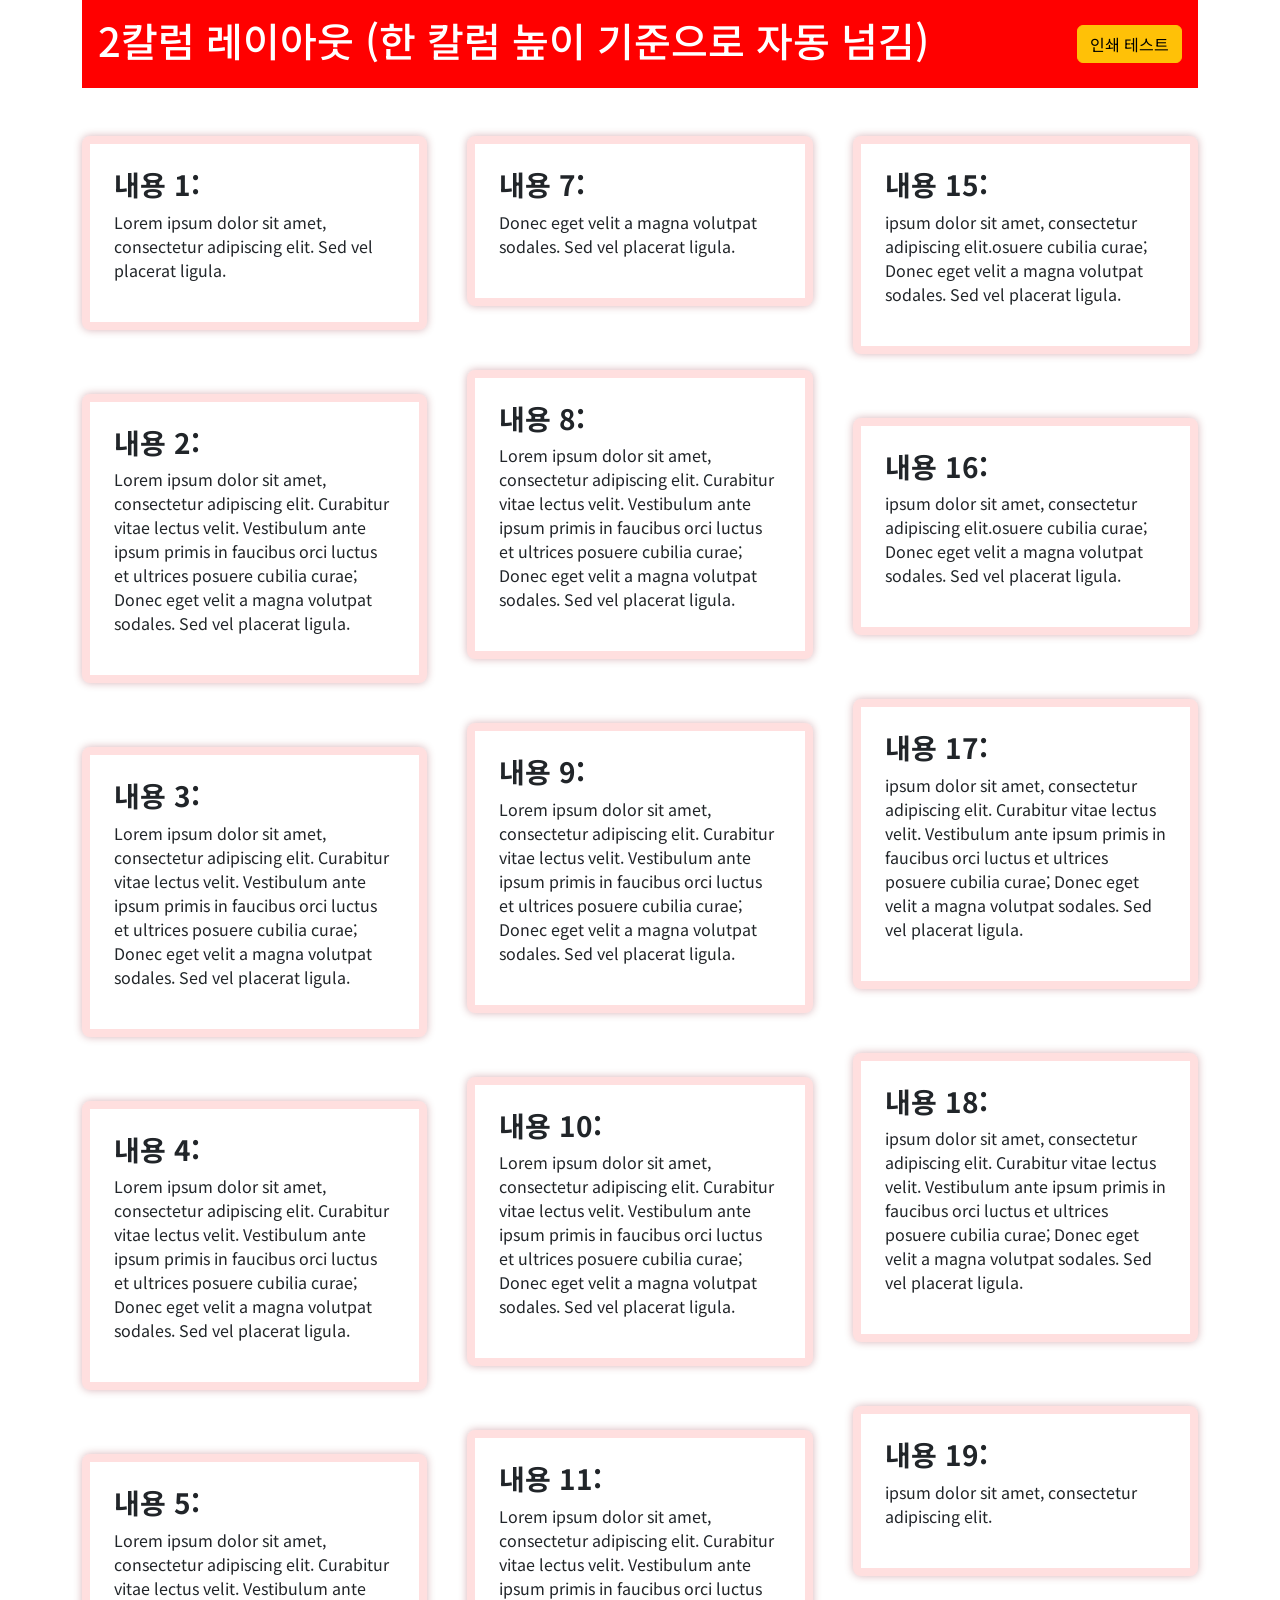
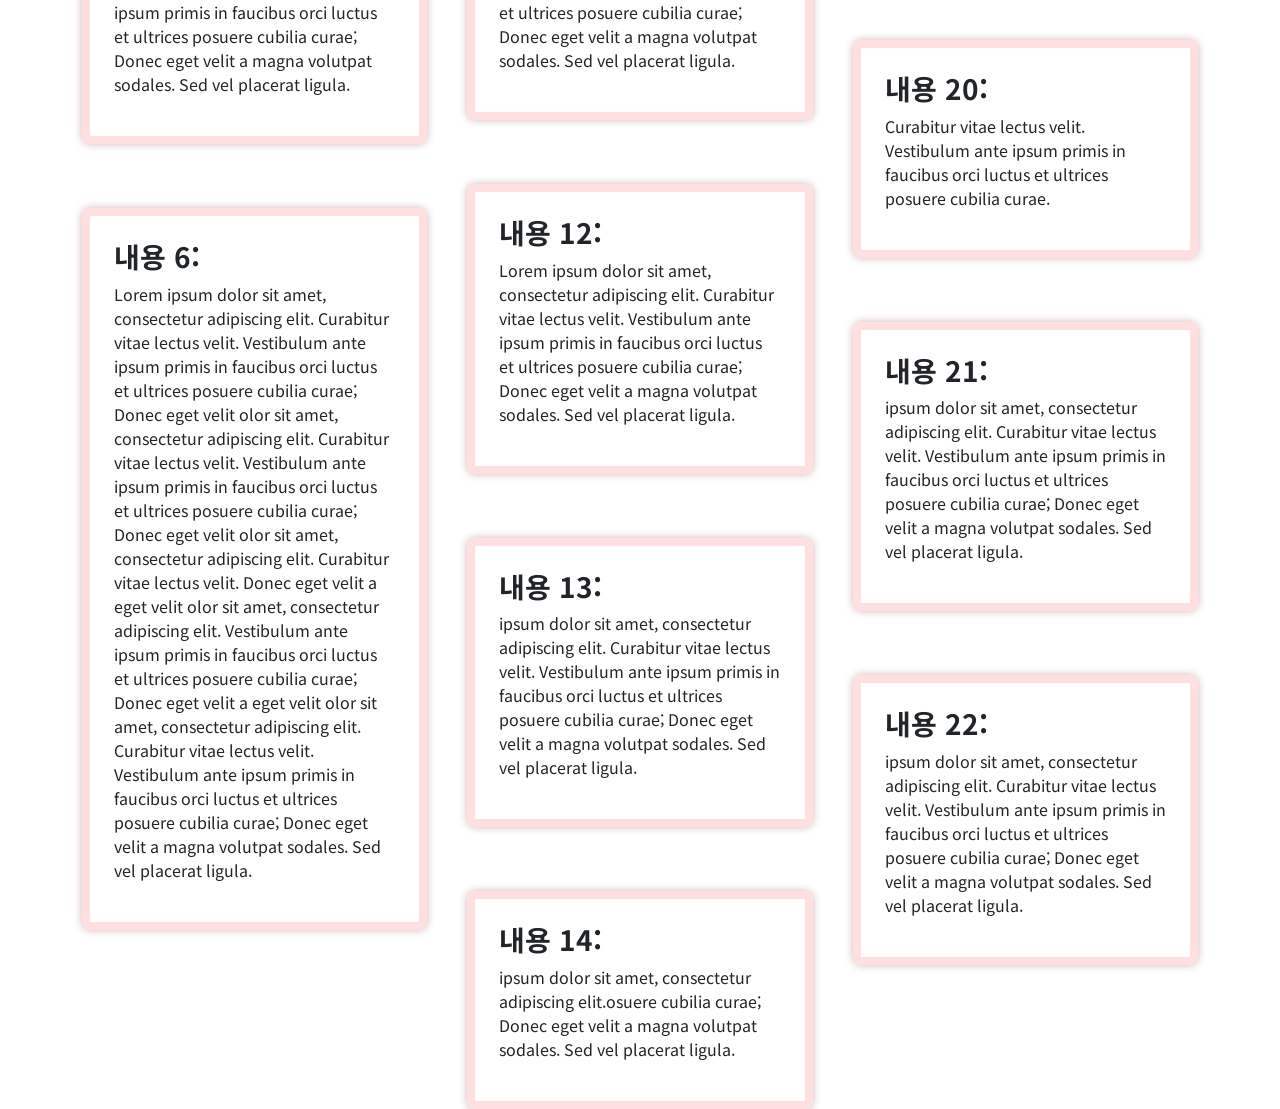
<file: auto-column-fill-layout/index.html>
<!DOCTYPE html>
<html lang="ko">

<head>
	<meta charset="UTF-8">
	<meta name="viewport" content="width=device-width, initial-scale=1.0">
	<title>2칼럼 레이아웃</title>
	<link rel="stylesheet" href="https://cdn.jsdelivr.net/npm/bootstrap@5.3.3/dist/css/bootstrap.min.css">
	<link href="https://fonts.googleapis.com/css2?family=Noto+Sans+KR:wght@100;300;400;500;700&display=swap" rel="stylesheet">
	<link rel="stylesheet" href="auto-column.css">
</head>

<body>
	<div class="container">
		<div class="title-box">
			<h1>2칼럼 레이아웃 (한 칼럼 높이 기준으로 자동 넘김)</h1>
			<button class="btn btn-warning" onclick="window.print();">
				<i class="fas fa-print"></i> 인쇄 테스트
			</button>
		</div>
		
		<div class="list">
			<div class="item">
				<h3>내용 1: </h3>
				<p>Lorem ipsum dolor sit amet, consectetur adipiscing elit. Sed vel placerat ligula.</p>
			</div>
			<div class="item">
				<h3>내용 2: </h3>
				<p>Lorem ipsum dolor sit amet, consectetur adipiscing elit. Curabitur vitae lectus velit. Vestibulum ante
				ipsum primis in faucibus orci luctus et ultrices posuere cubilia curae; Donec eget velit a magna volutpat
				sodales. Sed vel placerat ligula.</p>
			</div>
			<div class="item">
				<h3>내용 3: </h3>
				<p>Lorem ipsum dolor sit amet, consectetur adipiscing elit. Curabitur vitae lectus velit. Vestibulum ante
				ipsum primis in faucibus orci luctus et ultrices posuere cubilia curae; Donec eget velit a magna volutpat
				sodales. Sed vel placerat ligula.</p>
			</div>
			<div class="item">
				<h3>내용 4: </h3>
				<p>Lorem ipsum dolor sit amet, consectetur adipiscing elit. Curabitur vitae lectus velit. Vestibulum ante
				ipsum primis in faucibus orci luctus et ultrices posuere cubilia curae; Donec eget velit a magna volutpat
				sodales. Sed vel placerat ligula.</p>
			</div>
			<div class="item">
				<h3>내용 5: </h3>
				<p>Lorem ipsum dolor sit amet, consectetur adipiscing elit. Curabitur vitae lectus velit. Vestibulum ante
				ipsum primis in faucibus orci luctus et ultrices posuere cubilia curae; Donec eget velit a magna volutpat
				sodales. Sed vel placerat ligula.</p>
			</div>
			<div class="item">
				<h3>내용 6: </h3>
				<p>Lorem ipsum dolor sit amet, consectetur adipiscing elit. Curabitur vitae lectus velit. Vestibulum ante
				ipsum primis in faucibus orci luctus et ultrices posuere cubilia curae; Donec eget velit olor sit amet,
				consectetur adipiscing elit. Curabitur vitae lectus velit. Vestibulum ante ipsum primis in faucibus orci
				luctus et ultrices posuere cubilia curae; Donec eget velit olor sit amet, consectetur adipiscing elit.
				Curabitur vitae lectus velit. Donec eget velit a eget velit olor sit amet, consectetur adipiscing elit. Vestibulum
				ante ipsum primis in faucibus orci luctus et ultrices posuere cubilia curae; Donec eget velit a eget velit
				olor sit amet, consectetur adipiscing elit. Curabitur vitae lectus velit. Vestibulum ante ipsum primis in
				faucibus orci luctus et ultrices posuere cubilia curae; Donec eget velit a magna volutpat sodales. Sed vel
				placerat ligula.</p>
			</div>
			<div class="item">
				<h3>내용 7: </h3>
				<p>Donec eget velit a magna volutpat
				sodales. Sed vel placerat ligula.</p>
			</div>
			<div class="item">
				<h3>내용 8: </h3>
				<p>Lorem ipsum dolor sit amet, consectetur adipiscing elit. Curabitur vitae lectus velit. Vestibulum ante
				ipsum primis in faucibus orci luctus et ultrices posuere cubilia curae; Donec eget velit a magna volutpat
				sodales. Sed vel placerat ligula.</p>
			</div>
			<div class="item">
				<h3>내용 9: </h3>
				<p>Lorem ipsum dolor sit amet, consectetur adipiscing elit. Curabitur vitae lectus velit. Vestibulum ante
				ipsum primis in faucibus orci luctus et ultrices posuere cubilia curae; Donec eget velit a magna volutpat
				sodales. Sed vel placerat ligula.</p>
			</div>
			<div class="item">
				<h3>내용 10:</h3>
				<p> Lorem ipsum dolor sit amet, consectetur adipiscing elit. Curabitur vitae lectus velit. Vestibulum ante
				ipsum primis in faucibus orci luctus et ultrices posuere cubilia curae; Donec eget velit a magna volutpat
				sodales. Sed vel placerat ligula.</p>
			</div>
			<div class="item">
				<h3>내용 11:</h3>
				<p> Lorem ipsum dolor sit amet, consectetur adipiscing elit. Curabitur vitae lectus velit. Vestibulum ante
				ipsum primis in faucibus orci luctus et ultrices posuere cubilia curae; Donec eget velit a magna volutpat
				sodales. Sed vel placerat ligula.</p>
			</div>
			<div class="item">
				<h3>내용 12:</h3>
				<p> Lorem ipsum dolor sit amet, consectetur adipiscing elit. Curabitur vitae lectus velit. Vestibulum ante
				ipsum primis in faucibus orci luctus et ultrices posuere cubilia curae; Donec eget velit a magna volutpat
				sodales. Sed vel placerat ligula.</p>
			</div>
			<div class="item">
				<h3>내용 13: </h3>
				<p> ipsum dolor sit amet, consectetur adipiscing elit. Curabitur vitae lectus velit. Vestibulum ante
				ipsum primis in faucibus orci luctus et ultrices posuere cubilia curae; Donec eget velit a magna volutpat
				sodales. Sed vel placerat ligula.</p>
			</div>
			<div class="item">
				<h3>내용 14: </h3>
				<p> ipsum dolor sit amet, consectetur adipiscing elit.osuere cubilia curae; Donec eget velit a magna
				volutpat sodales. Sed vel placerat ligula.</p>
			</div>
			<div class="item">
				<h3>내용 15: </h3>
				<p> ipsum dolor sit amet, consectetur adipiscing elit.osuere cubilia curae; Donec eget velit a magna
				volutpat sodales. Sed vel placerat ligula.</p>
			</div>
			<div class="item">
				<h3>내용 16: </h3>
				<p> ipsum dolor sit amet, consectetur adipiscing elit.osuere cubilia curae; Donec eget velit a magna
				volutpat sodales. Sed vel placerat ligula.</p>
			</div>
			<div class="item">
				<h3>내용 17: </h3>
				<p> ipsum dolor sit amet, consectetur adipiscing elit. Curabitur vitae lectus velit. Vestibulum ante
				ipsum primis in faucibus orci luctus et ultrices posuere cubilia curae; Donec eget velit a magna volutpat
				sodales. Sed vel placerat ligula.</p>
			</div>
			<div class="item">
				<h3>내용 18: </h3>
				<p> ipsum dolor sit amet, consectetur adipiscing elit. Curabitur vitae lectus velit. Vestibulum ante
				ipsum primis in faucibus orci luctus et ultrices posuere cubilia curae; Donec eget velit a magna volutpat
				sodales. Sed vel placerat ligula.</p>
			</div>
			<div class="item">
				<h3>내용 19: </h3>
				<p> ipsum dolor sit amet, consectetur adipiscing elit.</p>
			</div>
			<div class="item">
				<h3>내용 20: </h3>
				<p>Curabitur vitae lectus velit. Vestibulum ante ipsum primis in faucibus orci luctus et ultrices posuere cubilia curae.</p>
			</div>
			<div class="item">
				<h3>내용 21: </h3>
				<p> ipsum dolor sit amet, consectetur adipiscing elit. Curabitur vitae lectus velit. Vestibulum ante
				ipsum primis in faucibus orci luctus et ultrices posuere cubilia curae; Donec eget velit a magna volutpat
				sodales. Sed vel placerat ligula.</p>
			</div>
			<div class="item">
				<h3>내용 22: </h3>
				<p> ipsum dolor sit amet, consectetur adipiscing elit. Curabitur vitae lectus velit. Vestibulum ante
				ipsum primis in faucibus orci luctus et ultrices posuere cubilia curae; Donec eget velit a magna volutpat
				sodales. Sed vel placerat ligula.</p>
			</div>
		</div>
	</div>
</body>

</html>
</file>
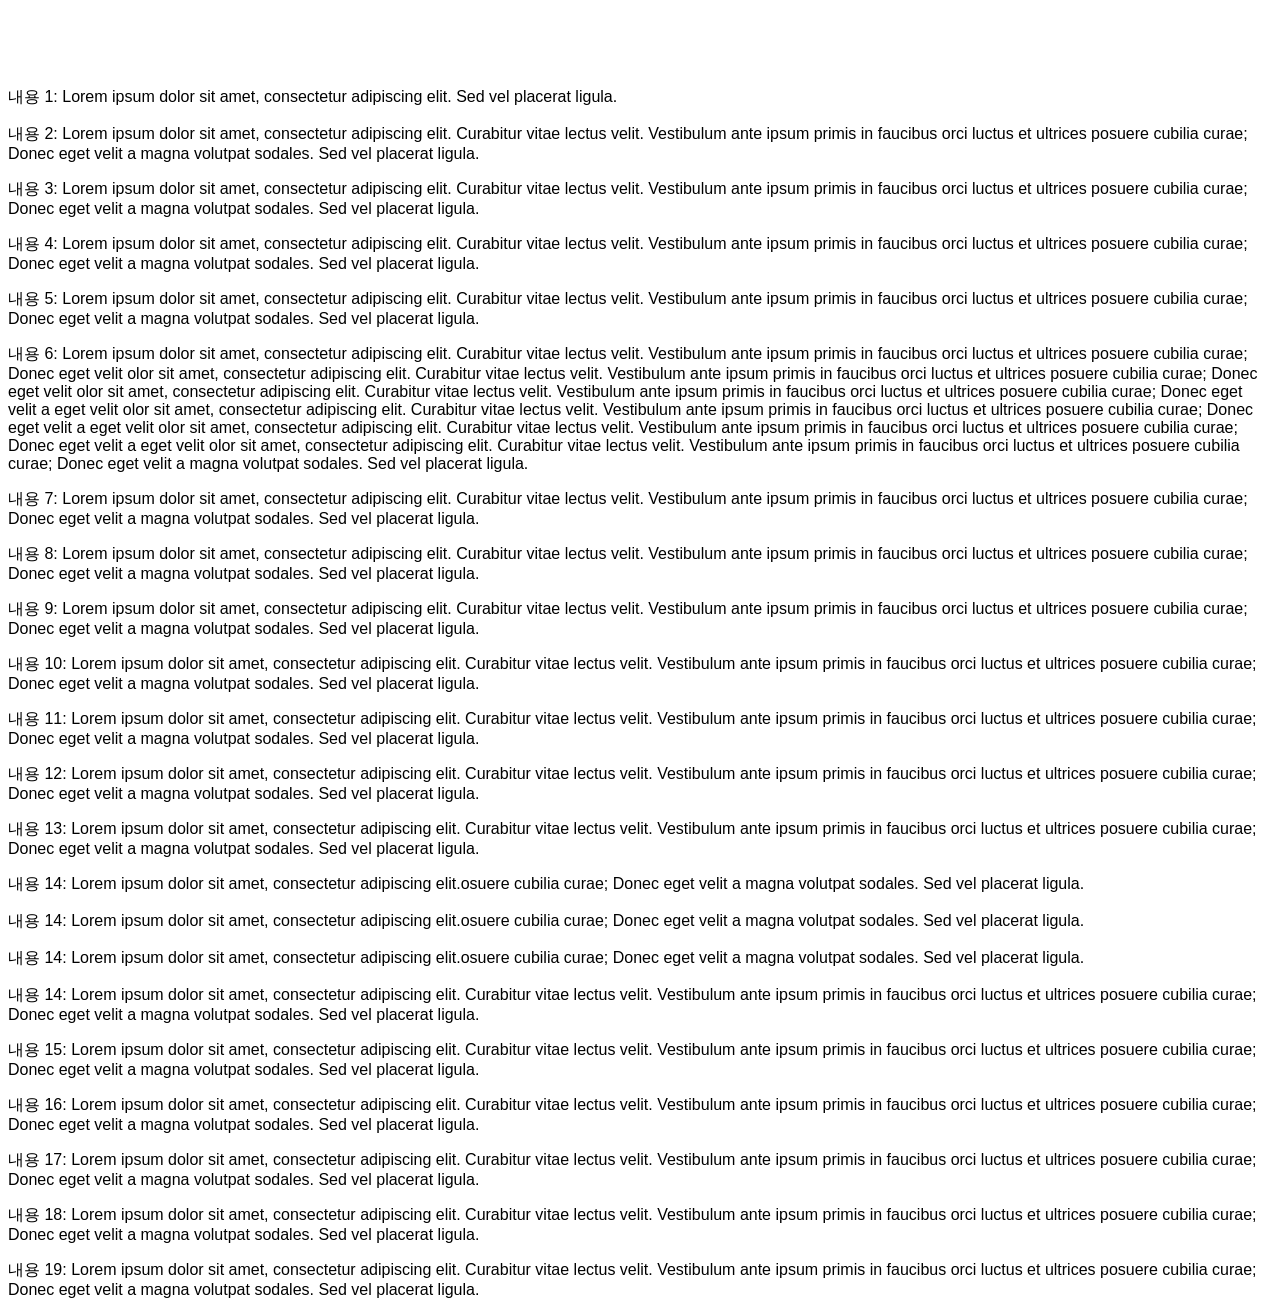
<file: auto-column-fill-layout/auto-column.html>
<!DOCTYPE html>
<html lang="ko">
<head>
	<meta charset="UTF-8">
	<meta name="viewport" content="width=device-width, initial-scale=1.0">
	<title>2칼럼 레이아웃</title>
	<link rel="stylesheet" href="auto-column.css">
</head>
<body>
	<h1>2칼럼 레이아웃 (한 칼럼 높이 기준으로 자동 넘김)</h1>
	<!-- JavaScript로 동적으로 p 태그가 생성됩니다 -->
	<div class="container">
		<p>내용 1: Lorem ipsum dolor sit amet, consectetur adipiscing elit. Sed vel placerat ligula.</p><p>내용 2: Lorem ipsum dolor sit amet, consectetur adipiscing elit. Curabitur vitae lectus velit. Vestibulum ante ipsum primis in faucibus orci luctus et ultrices posuere cubilia curae; Donec eget velit a magna volutpat sodales. Sed vel placerat ligula.</p><p>내용 3: Lorem ipsum dolor sit amet, consectetur adipiscing elit. Curabitur vitae lectus velit. Vestibulum ante ipsum primis in faucibus orci luctus et ultrices posuere cubilia curae; Donec eget velit a magna volutpat sodales. Sed vel placerat ligula.</p><p>내용 4: Lorem ipsum dolor sit amet, consectetur adipiscing elit. Curabitur vitae lectus velit. Vestibulum ante ipsum primis in faucibus orci luctus et ultrices posuere cubilia curae; Donec eget velit a magna volutpat sodales. Sed vel placerat ligula.</p><p>내용 5: Lorem ipsum dolor sit amet, consectetur adipiscing elit. Curabitur vitae lectus velit. Vestibulum ante ipsum primis in faucibus orci luctus et ultrices posuere cubilia curae; Donec eget velit a magna volutpat sodales. Sed vel placerat ligula.</p><p>내용 6: Lorem ipsum dolor sit amet, consectetur adipiscing elit. Curabitur vitae lectus velit. Vestibulum ante ipsum primis in faucibus orci luctus et ultrices posuere cubilia curae; Donec eget velit olor sit amet, consectetur adipiscing elit. Curabitur vitae lectus velit. Vestibulum ante ipsum primis in faucibus orci luctus et ultrices posuere cubilia curae; Donec eget velit olor sit amet, consectetur adipiscing elit. Curabitur vitae lectus velit. Vestibulum ante ipsum primis in faucibus orci luctus et ultrices posuere cubilia curae; Donec eget velit a  eget velit olor sit amet, consectetur adipiscing elit. Curabitur vitae lectus velit. Vestibulum ante ipsum primis in faucibus orci luctus et ultrices posuere cubilia curae; Donec eget velit a  eget velit olor sit amet, consectetur adipiscing elit. Curabitur vitae lectus velit. Vestibulum ante ipsum primis in faucibus orci luctus et ultrices posuere cubilia curae; Donec eget velit a  eget velit olor sit amet, consectetur adipiscing elit. Curabitur vitae lectus velit. Vestibulum ante ipsum primis in faucibus orci luctus et ultrices posuere cubilia curae; Donec eget velit a magna volutpat sodales. Sed vel placerat ligula.</p><p>내용 7: Lorem ipsum dolor sit amet, consectetur adipiscing elit. Curabitur vitae lectus velit. Vestibulum ante ipsum primis in faucibus orci luctus et ultrices posuere cubilia curae; Donec eget velit a magna volutpat sodales. Sed vel placerat ligula.</p><p>내용 8: Lorem ipsum dolor sit amet, consectetur adipiscing elit. Curabitur vitae lectus velit. Vestibulum ante ipsum primis in faucibus orci luctus et ultrices posuere cubilia curae; Donec eget velit a magna volutpat sodales. Sed vel placerat ligula.</p><p>내용 9: Lorem ipsum dolor sit amet, consectetur adipiscing elit. Curabitur vitae lectus velit. Vestibulum ante ipsum primis in faucibus orci luctus et ultrices posuere cubilia curae; Donec eget velit a magna volutpat sodales. Sed vel placerat ligula.</p><p>내용 10: Lorem ipsum dolor sit amet, consectetur adipiscing elit. Curabitur vitae lectus velit. Vestibulum ante ipsum primis in faucibus orci luctus et ultrices posuere cubilia curae; Donec eget velit a magna volutpat sodales. Sed vel placerat ligula.</p><p>내용 11: Lorem ipsum dolor sit amet, consectetur adipiscing elit. Curabitur vitae lectus velit. Vestibulum ante ipsum primis in faucibus orci luctus et ultrices posuere cubilia curae; Donec eget velit a magna volutpat sodales. Sed vel placerat ligula.</p><p>내용 12: Lorem ipsum dolor sit amet, consectetur adipiscing elit. Curabitur vitae lectus velit. Vestibulum ante ipsum primis in faucibus orci luctus et ultrices posuere cubilia curae; Donec eget velit a magna volutpat sodales. Sed vel placerat ligula.</p><p>내용 13: Lorem ipsum dolor sit amet, consectetur adipiscing elit. Curabitur vitae lectus velit. Vestibulum ante ipsum primis in faucibus orci luctus et ultrices posuere cubilia curae; Donec eget velit a magna volutpat sodales. Sed vel placerat ligula.</p><p>내용 14: Lorem ipsum dolor sit amet, consectetur adipiscing elit.osuere cubilia curae; Donec eget velit a magna volutpat sodales. Sed vel placerat ligula.</p><p>내용 14: Lorem ipsum dolor sit amet, consectetur adipiscing elit.osuere cubilia curae; Donec eget velit a magna volutpat sodales. Sed vel placerat ligula.</p><p>내용 14: Lorem ipsum dolor sit amet, consectetur adipiscing elit.osuere cubilia curae; Donec eget velit a magna volutpat sodales. Sed vel placerat ligula.</p><p>내용 14: Lorem ipsum dolor sit amet, consectetur adipiscing elit. Curabitur vitae lectus velit. Vestibulum ante ipsum primis in faucibus orci luctus et ultrices posuere cubilia curae; Donec eget velit a magna volutpat sodales. Sed vel placerat ligula.</p><p>내용 15: Lorem ipsum dolor sit amet, consectetur adipiscing elit. Curabitur vitae lectus velit. Vestibulum ante ipsum primis in faucibus orci luctus et ultrices posuere cubilia curae; Donec eget velit a magna volutpat sodales. Sed vel placerat ligula.</p><p>내용 16: Lorem ipsum dolor sit amet, consectetur adipiscing elit. Curabitur vitae lectus velit. Vestibulum ante ipsum primis in faucibus orci luctus et ultrices posuere cubilia curae; Donec eget velit a magna volutpat sodales. Sed vel placerat ligula.</p><p>내용 17: Lorem ipsum dolor sit amet, consectetur adipiscing elit. Curabitur vitae lectus velit. Vestibulum ante ipsum primis in faucibus orci luctus et ultrices posuere cubilia curae; Donec eget velit a magna volutpat sodales. Sed vel placerat ligula.</p><p>내용 18: Lorem ipsum dolor sit amet, consectetur adipiscing elit. Curabitur vitae lectus velit. Vestibulum ante ipsum primis in faucibus orci luctus et ultrices posuere cubilia curae; Donec eget velit a magna volutpat sodales. Sed vel placerat ligula.</p><p>내용 19: Lorem ipsum dolor sit amet, consectetur adipiscing elit. Curabitur vitae lectus velit. Vestibulum ante ipsum primis in faucibus orci luctus et ultrices posuere cubilia curae; Donec eget velit a magna volutpat sodales. Sed vel placerat ligula.</p>
	</div>
</body>
</html>
</file>
<file: auto-column-fill-layout/auto-column.css>
@charset "UTF-8";

/* 콘텐츠가 세로로 채워지며 칼럼을 넘길 수 있게 설정

.container {
	column-count: 2;
	column-gap: 20px;
	column-fill: auto;
}
.container p {
	break-inside: avoid;
}
*/

body {
	font-family: "Noto Sans KR", sans-serif;
	word-break: keep-all;
}

h1 {
	color: white;
}

h3 {
	font-weight: 700;
}

.title-box {
	display: flex;
	align-items: center;
	justify-content: space-between;

	background-color: red;
	margin-bottom: 3rem;
	padding: 1rem;
}

.list {
	column-count: 3;
	column-gap: 40px;
}

.list .item {
	break-inside: avoid;

	margin: 0 auto 4rem;
	/* 각 콘텐츠 간의 간격 */

	border: solid 8px #FF000020;
	border-radius: 8px;
	padding: 24px;

	box-shadow: 0 0 8px rgba(125, 0, 20, 0.3);
}

@media print {

	/* 페이지 여백 설정 */
	@page {
		padding: 40px 20px 80px;
	}

	body {
		font-size: 12px;
		/* 인쇄 시 글자 크기 설정 */
		background: gray;
	}

	h3 {
		font-size: 18px;
	}

	.list {
		background: yellow;
		column-count: 2;
		/* 인쇄 시에도 2칼럼으로 유지 */
		column-gap: 40px;
		/* 칼럼 간 간격 유지 */
		column-fill: auto;
		/* 콘텐츠가 세로로 채워지며 칼럼을 넘길 수 있게 설정 */
		padding: 0;
		/* 인쇄 시 여백 없애기 */
	}
	.list .item {
		margin: 0 0 3rem;
		/* 각 콘텐츠 간의 간격 */
		padding: 20px;
		box-shadow: none;
	}

	/* 페이지 브레이크
	.page-break {
		break-before: always;
	} */
}
</file>
